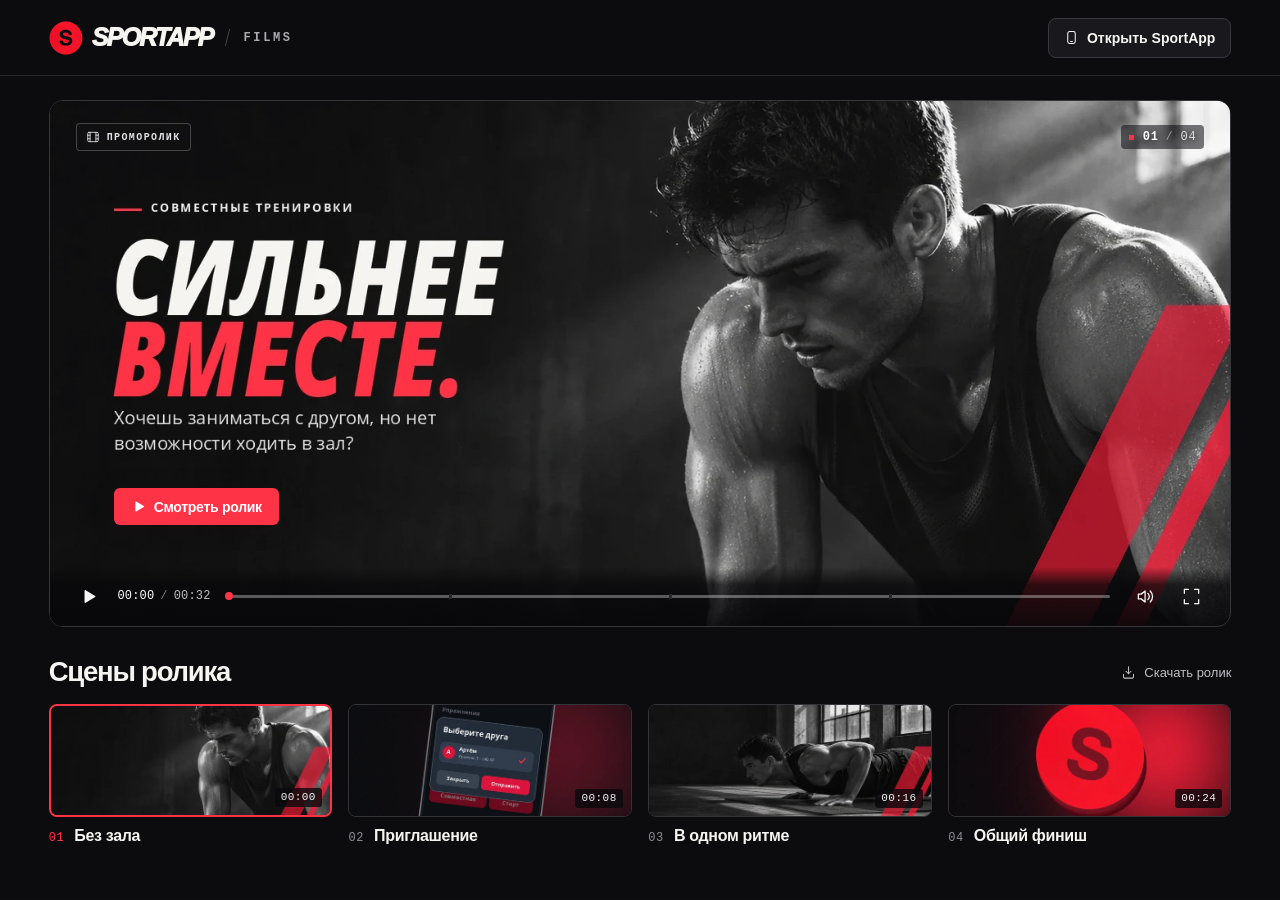
<file: index.html>
<!doctype html>
<html lang="ru">
<head>
  <meta charset="utf-8">
  <meta name="viewport" content="width=device-width, initial-scale=1, viewport-fit=cover">
  <meta name="theme-color" content="#0b0b0d">
  <meta name="description" content="Сильнее вместе. 32 секунды о том, как тренироваться с другом из дома в SportApp.">
  <title>Сильнее вместе — SportApp Films</title>
  <link rel="icon" href="assets/icon.png">
  <link rel="stylesheet" href="style.css">
  <script src="player.js" defer></script>
  <noscript><style>#cover,.control-bar,.watch,.chapter-grid,.frame-top{display:none}</style></noscript>
</head>
<body>
  <svg class="icons" xmlns="http://www.w3.org/2000/svg" aria-hidden="true">
    <symbol id="i-play" viewBox="0 0 24 24"><path d="M7 4.8c0-.7.8-1.1 1.4-.7l12 7.2a.8.8 0 0 1 0 1.4l-12 7.2c-.6.4-1.4 0-1.4-.7z" fill="currentColor" stroke="none"/></symbol>
    <symbol id="i-pause" viewBox="0 0 24 24"><path d="M6 4h4v16H6zm8 0h4v16h-4z" fill="currentColor" stroke="none"/></symbol>
    <symbol id="i-volume" viewBox="0 0 24 24"><path d="m11.5 5-5 4H3v6h3.5l5 4zM15 8a6 6 0 0 1 0 8m3-11a10 10 0 0 1 0 14"/></symbol>
    <symbol id="i-mute" viewBox="0 0 24 24"><path d="m11.5 5-5 4H3v6h3.5l5 4zm4 4 6 6m0-6-6 6"/></symbol>
    <symbol id="i-expand" viewBox="0 0 24 24"><path d="M8 3H3v5m13-5h5v5M3 16v5h5m13-5v5h-5"/></symbol>
    <symbol id="i-shrink" viewBox="0 0 24 24"><path d="M3 8h5V3m8 0v5h5M8 21v-5H3m18 0h-5v5"/></symbol>
    <symbol id="i-film" viewBox="0 0 24 24"><rect x="3" y="4" width="18" height="16" rx="2"/><path d="M7 4v16M17 4v16M3 9h4m-4 6h4m10-6h4m-4 6h4"/></symbol>
    <symbol id="i-phone" viewBox="0 0 24 24"><rect x="6" y="2.5" width="12" height="19" rx="3"/><path d="M10.5 18.5h3"/></symbol>
    <symbol id="i-download" viewBox="0 0 24 24"><path d="M12 3v11m-4-4 4 4 4-4M4 15v4a2 2 0 0 0 2 2h12a2 2 0 0 0 2-2v-4"/></symbol>
    <symbol id="i-replay" viewBox="0 0 24 24"><path d="M3.5 10a8.5 8.5 0 1 1 .7 6M3 4v6h6"/></symbol>
  </svg>
  <header class="site-header">
    <div class="header-inner layout">
      <div class="signature" aria-label="SportApp Films">
        <img src="assets/icon.png" width="37" height="37" alt="">
        <span class="wordmark">SPORTAPP</span><span class="brand-divider"></span><span class="films">FILMS</span>
      </div>
      <a class="app-link" href="https://www-profile.github.io/SportApp/" target="_blank" rel="noopener">
        <svg aria-hidden="true"><use href="#i-phone"/></svg>Открыть SportApp
      </a>
    </div>
  </header>
  <main class="layout">
    <h1 class="sr-only">Сильнее вместе. Проморолик SportApp о тренировках с другом</h1>
    <section id="player" class="player" aria-label="Видеоплеер SportApp">
      <div class="screen">
        <video id="movie" playsinline preload="metadata" controls aria-label="Сильнее вместе, 32 секунды" poster="assets/poster-wide.webp" aria-describedby="film-description">
          <source media="(max-width: 600px)" src="assets/film-portrait.mp4" type="video/mp4">
          <source src="assets/film-wide.mp4" type="video/mp4">
        </video>
        <picture id="cover" aria-hidden="true">
          <source media="(max-width: 600px)" srcset="assets/poster-portrait.webp">
          <img src="assets/poster-wide.webp" fetchpriority="high" alt="">
        </picture>
        <div class="frame-top" aria-hidden="true">
          <div class="film-tag"><svg><use href="#i-film"/></svg>ПРОМОРОЛИК</div>
          <div class="scene-count"><span class="corner"></span><strong id="chapter-index">01</strong><span class="slash">/</span>04</div>
        </div>
        <button type="button" id="watch" class="watch">
          <svg aria-hidden="true"><use href="#i-play"/></svg><span>Смотреть ролик</span>
        </button>
        <div class="end-actions" id="end-actions" hidden>
          <a class="watch end-link" href="https://www-profile.github.io/SportApp/" target="_blank" rel="noopener">Открыть SportApp</a>
        </div>
        <div class="control-bar">
          <button id="play" class="icon-button" type="button" aria-label="Воспроизвести" title="Воспроизвести"><svg><use href="#i-play"/></svg></button>
          <div class="clock"><span id="clock-now">00:00</span><span class="time-separator">/</span><span>00:32</span></div>
          <div class="scrub">
            <div class="track"><div class="fill"></div><i></i><i></i><i></i></div>
            <input id="seek" type="range" min="0" max="32" value="0" step=".05" aria-label="Время ролика" aria-valuetext="0 секунд из 32">
          </div>
          <button id="mute" class="icon-button" type="button" aria-label="Выключить звук" title="Выключить звук"><svg><use href="#i-volume"/></svg></button>
          <button id="fullscreen" class="icon-button" type="button" aria-label="На весь экран" title="На весь экран"><svg><use href="#i-expand"/></svg></button>
        </div>
        <p id="error" role="alert" hidden>Не удалось загрузить видео. <a href="assets/film-wide.mp4" download="SportApp-Film.mp4">Скачать MP4</a></p>
      </div>
    </section>
    <p id="film-description" class="sr-only">Хочешь заниматься с другом, но нет возможности ходить в зал? В SportApp можно выбрать тренировку, нажать «Совместная», пригласить друга, пройти упражнения и увидеть результаты обоих участников.</p>
    <section class="chapters" aria-labelledby="chapter-heading">
      <div class="section-head">
        <h2 id="chapter-heading">Сцены ролика</h2>
        <a href="assets/film-wide.mp4" download="SportApp-Film.mp4" class="download"><svg aria-hidden="true"><use href="#i-download"/></svg>Скачать ролик</a>
      </div>
      <div class="chapter-grid">
        <button type="button" class="chapter" data-start="0" aria-current="true" aria-label="Сцена 1. Без зала. Смотреть с начала">
          <span class="still"><img src="assets/scene-1.webp" alt=""><span class="timecode">00:00</span></span>
          <span class="chapter-caption"><span class="ordinal">01</span><span>Без зала</span></span>
        </button>
        <button type="button" class="chapter" data-start="8" aria-label="Сцена 2. Приглашение. Смотреть с восьмой секунды">
          <span class="still"><img src="assets/scene-2.webp" alt=""><span class="timecode">00:08</span></span>
          <span class="chapter-caption"><span class="ordinal">02</span><span>Приглашение</span></span>
        </button>
        <button type="button" class="chapter" data-start="16" aria-label="Сцена 3. В одном ритме. Смотреть с шестнадцатой секунды">
          <span class="still"><img src="assets/scene-3.webp" alt=""><span class="timecode">00:16</span></span>
          <span class="chapter-caption"><span class="ordinal">03</span><span>В одном ритме</span></span>
        </button>
        <button type="button" class="chapter" data-start="24" aria-label="Сцена 4. Общий финиш. Смотреть с двадцать четвёртой секунды">
          <span class="still"><img src="assets/scene-4.webp" alt=""><span class="timecode">00:24</span></span>
          <span class="chapter-caption"><span class="ordinal">04</span><span>Общий финиш</span></span>
        </button>
      </div>
    </section>
  </main>
</body>
</html>
</file>
<file: style.css>
:root{color-scheme:dark;--bg:#0c0c0e;--white:#f6f5f2;--subtle:#adaeb4;--red:#ff3346;--mono:ui-monospace,SFMono-Regular,Consolas,"Liberation Mono",monospace;font-family:Inter,-apple-system,BlinkMacSystemFont,"Segoe UI",Arial,sans-serif;background:var(--bg);color:var(--white)}
*{box-sizing:border-box}
body{margin:0;min-width:280px}
button,input,a{font:inherit;-webkit-tap-highlight-color:transparent}
button,a{touch-action:manipulation}
button{cursor:pointer;color:inherit}
a{color:inherit;text-decoration:none}
button:focus-visible,a:focus-visible,input:focus-visible{outline:3px solid white;outline-offset:4px}
svg{display:block;width:20px;height:20px;fill:none;stroke:currentColor;stroke-linecap:round;stroke-linejoin:round;stroke-width:1.65;flex:none}
.icons,.sr-only{position:absolute;width:1px;height:1px;overflow:hidden;clip-path:inset(50%);white-space:nowrap}
[hidden]{display:none!important}
.layout{width:calc(100% - clamp(40px,7.6vw,132px));max-width:1536px;margin-inline:auto}
.site-header{border-bottom:1px solid #27272b;background:#0c0c0e}
.header-inner{height:75px;display:flex;align-items:center;justify-content:space-between;gap:16px}
.signature{display:flex;align-items:center;gap:9px;white-space:nowrap}
.signature img{width:34px;height:34px}
.wordmark{font-family:"Arial Black",Arial,sans-serif;font-size:25px;font-weight:1000;font-style:italic;letter-spacing:-1.8px}
.brand-divider{height:17px;width:1px;background:#44434a;transform:skew(-14deg);margin:0 6px}
.films{font:600 12px/1 var(--mono);letter-spacing:.22em;color:#acabb1}
.app-link{display:flex;align-items:center;gap:8px;border:1px solid #3a393f;background:#19191d;border-radius:8px;padding:10px 15px;font-size:14px;font-weight:600;line-height:18px;transition:background .2s,border-color .2s}
.app-link svg{width:15px;height:17px}
.app-link:hover{background:#28282d;border-color:#67676e}
main{padding-top:24px;padding-bottom:40px}
.player{border:1px solid #36363a;border-radius:14px;overflow:hidden;isolation:isolate;background:#08080b}
.screen{position:relative;aspect-ratio:1440/640;background:#0c0c10;overflow:hidden}
.screen video,#cover,#cover img{display:block;position:absolute;inset:0;width:100%;height:100%;object-fit:cover}
#cover{pointer-events:none}
.frame-top{position:absolute;inset:22px 26px auto;display:flex;justify-content:space-between;align-items:center;pointer-events:none;font-family:var(--mono)}
.film-tag{display:flex;align-items:center;gap:7px;padding:6px 9px;border:1px solid #ffffff39;border-radius:4px;background:#1313167d;font:600 10px/1.1 var(--mono);letter-spacing:.14em;color:#e0e0e2}
.film-tag svg{width:14px;height:14px;stroke-width:1.5}
.scene-count{position:relative;display:flex;align-items:center;gap:7px;color:#dddde0;font:12px/1 var(--mono);letter-spacing:.06em;text-shadow:0 1px 6px #111}
.scene-count{background:#11111590;padding:6px 8px;border-radius:4px}.scene-count strong{color:#fff;font-weight:700}
.slash{opacity:.55}
.corner{width:5px;height:5px;background:var(--red);margin-right:2px}
.watch{position:absolute;left:5.42%;top:73.8%;display:inline-flex;align-items:center;justify-content:center;gap:8px;background:var(--red);color:#fff;border:0;border-radius:6px;padding:0 17px;height:clamp(34px,2.9vw,44px);font-size:14px;font-weight:650;letter-spacing:-.02em;box-shadow:0 3px 22px #20060b40;transition:background .18s,transform .18s}
.watch:hover{background:#eb2339;transform:translateY(-1px)}
.watch svg{width:15px;height:15px}
.control-bar{position:absolute;inset:auto 0 0;display:flex;align-items:center;gap:11px;height:clamp(51px,4.6vw,70px);padding:4px clamp(13px,1.7vw,27px) 4px;background:linear-gradient(0deg,#070709ef,#08080ac4 70%,#09090a00)}
.icon-button{display:grid;place-items:center;width:35px;height:40px;flex:none;padding:0;background:transparent;border:0;border-radius:6px;color:#f7f7f7}
.icon-button svg{height:19px;width:19px}
.icon-button:hover{background:#ffffff1a}
.clock{font:12px/1 var(--mono);white-space:nowrap;color:#bcbcc1;letter-spacing:.015em}
#clock-now{color:#fff}
.time-separator{margin:0 6px;color:#797a80}
.scrub{height:36px;position:relative;flex:1;margin:0 7px;display:flex;align-items:center;--played:0%}
.track{position:relative;width:100%;height:3px;border-radius:3px;background:#ffffff53;overflow:visible}
.track i{position:absolute;height:5px;width:3px;top:-1px;background:#2a282b}
.track i:nth-of-type(1){left:25%}.track i:nth-of-type(2){left:50%}.track i:nth-of-type(3){left:75%}
.fill{width:var(--played);height:100%;background:var(--red);border-radius:4px;position:relative}
.fill::after{content:"";width:8px;height:8px;border-radius:50%;background:var(--red);position:absolute;right:-4px;top:50%;transform:translateY(-50%)}
.scrub input{position:absolute;inset:0;width:100%;height:100%;margin:0;opacity:0;cursor:pointer}
.scrub:focus-within{outline:1px solid #fff;outline-offset:3px}
.chapters{margin-top:30px}
.section-head{display:flex;align-items:center;justify-content:space-between;gap:14px;margin-bottom:16px}
h2{margin:0;letter-spacing:-.045em;font-size:clamp(23px,2.15vw,32px);line-height:1.12;font-weight:720}
.download{color:#bebec5;display:flex;align-items:center;gap:8px;font-size:13px;font-weight:500;padding:7px 0 7px 7px}
.download svg{width:15px;height:15px}
.download:hover{color:white}
.chapter-grid{display:grid;grid-template-columns:repeat(4,minmax(0,1fr));gap:clamp(9px,1.3vw,22px)}
.chapter{min-width:0;background:none;border:0;text-align:left;padding:0;border-radius:8px}
.still{display:block;aspect-ratio:2.5;overflow:hidden;border:1px solid #333338;border-radius:8px;position:relative;background:#17171a;transition:border-color .18s}
.still img{width:100%;height:100%;display:block;object-fit:cover;transition:transform .3s,filter .3s}
.timecode{position:absolute;bottom:8px;right:8px;font:11px/1 var(--mono);letter-spacing:.04em;background:#09090ccc;color:#f3f3f4;padding:4px 6px;border-radius:3px}
.chapter-caption{display:flex;align-items:baseline;gap:10px;margin-top:10px;font-size:16px;font-weight:600;letter-spacing:-.02em}
.ordinal{font:12px/1 var(--mono);letter-spacing:.05em;color:#8d8d96}
.chapter[aria-current="true"] .still{border:2px solid var(--red)}
.chapter[aria-current="true"] .ordinal{color:var(--red)}
.chapter:hover .still img{transform:scale(1.045)}
.chapter:not([aria-current="true"]):hover .still{border-color:#85858c}
#error{margin:0;position:absolute;left:4%;bottom:16%;background:#201114;color:#fff;padding:12px;border-radius:5px}
#error a{text-decoration:underline}
.player:fullscreen,.player.immersive{border:0;border-radius:0;background:black;display:grid;place-items:center}
.player.immersive{position:fixed;inset:0;z-index:50}
.player:fullscreen .screen,.player.immersive .screen{width:min(100%,225dvh)}
@media(min-width:1700px){.header-inner{height:84px}}
@media(max-width:850px) and (min-width:601px){.frame-top{inset:13px 16px auto}.control-bar{height:40px;gap:4px}.watch{top:74%;height:30px;font-size:12px}.chapter-caption{font-size:14px;gap:7px}}
@media(max-width:600px){
 .layout{width:calc(100% - 28px)}.header-inner{height:62px}.signature{gap:6px}.signature img{width:27px;height:27px}.wordmark{font-size:20px}.films{font-size:10px;letter-spacing:.12em}.brand-divider{margin:0 2px;height:14px}.app-link{font-size:12px;padding:7px 9px;gap:5px}.app-link svg{width:13px}
 main{padding-top:14px;padding-bottom:30px}.player{border-radius:12px}.screen{aspect-ratio:3/4}.frame-top{inset:14px 15px auto}.film-tag{font-size:9px;padding:5px 7px}.scene-count{font-size:10px;gap:5px}.watch{left:6.8%;top:84%;height:32px;font-size:12px;padding:0 12px;gap:5px}
 .control-bar{height:42px;gap:1px;padding:3px 7px}.icon-button{width:29px;height:34px}.icon-button svg{height:17px;width:17px}.clock{font-size:10px}.time-separator{margin:0 3px}.scrub{margin-inline:8px}
 .chapters{margin-top:22px}.section-head{margin-bottom:12px}.download{font-size:12px;gap:6px}.chapter-grid{grid-template-columns:repeat(2,minmax(0,1fr));gap:16px 10px}.chapter-caption{font-size:14px;gap:6px;margin-top:7px}.ordinal,.timecode{font-size:10px}.timecode{bottom:5px;right:5px}.still{aspect-ratio:2.15;border-radius:6px}
 .player:fullscreen .screen,.player.immersive .screen{width:min(100%,75dvh)}
}
@media(prefers-reduced-motion:reduce){*,*::before,*::after{transition:none!important}}
</file>
